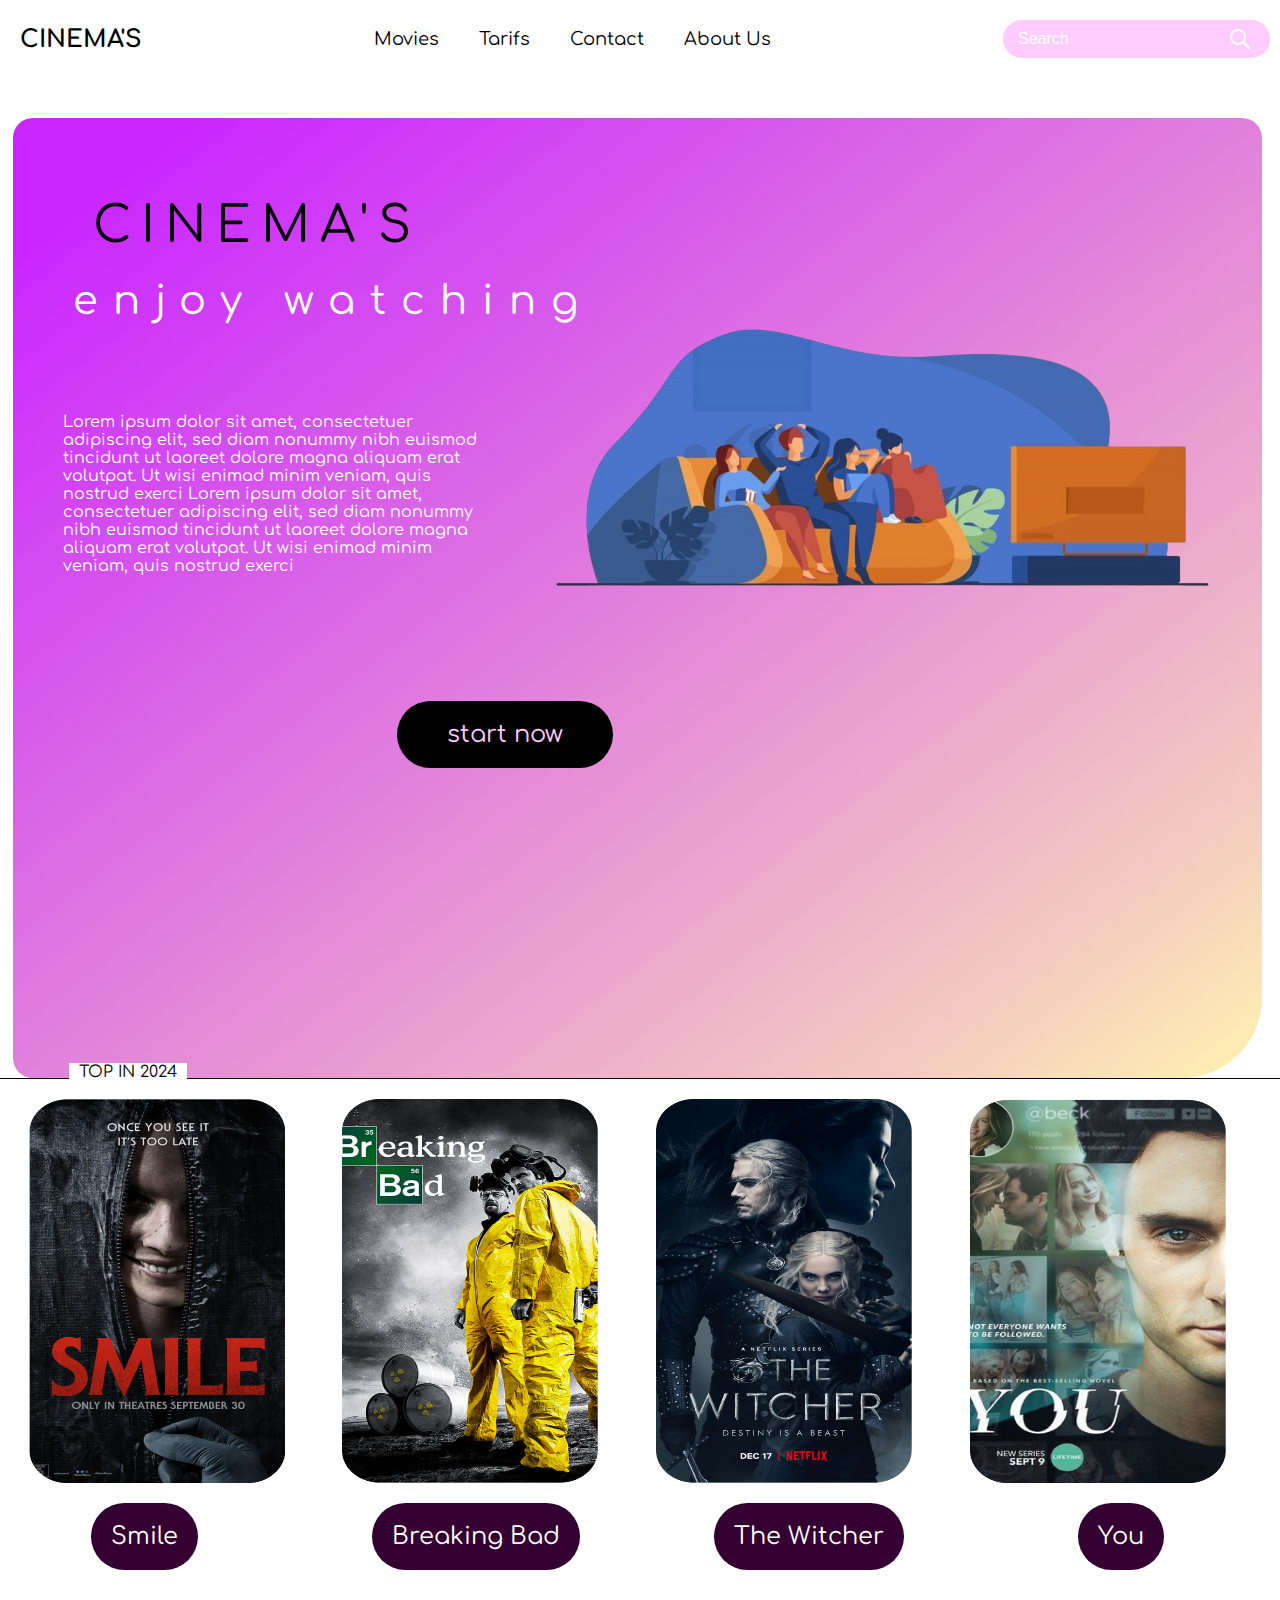
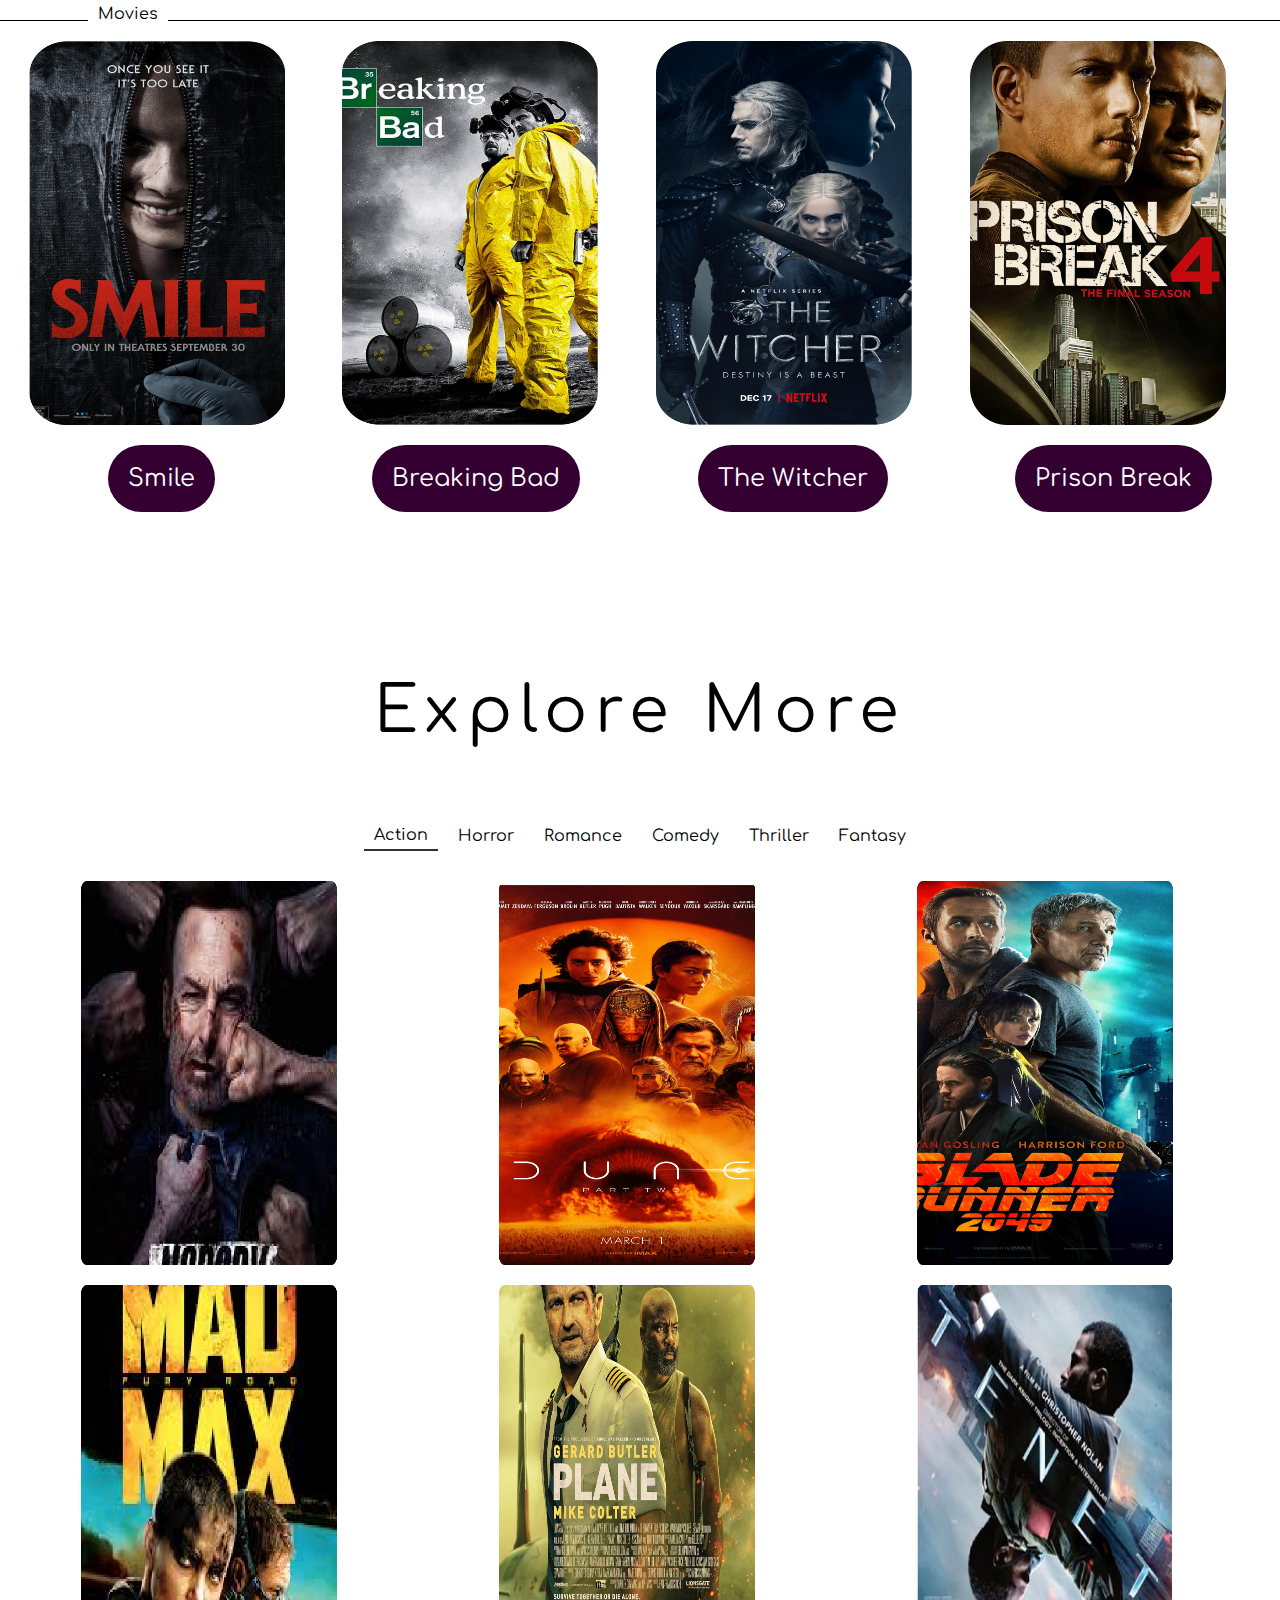
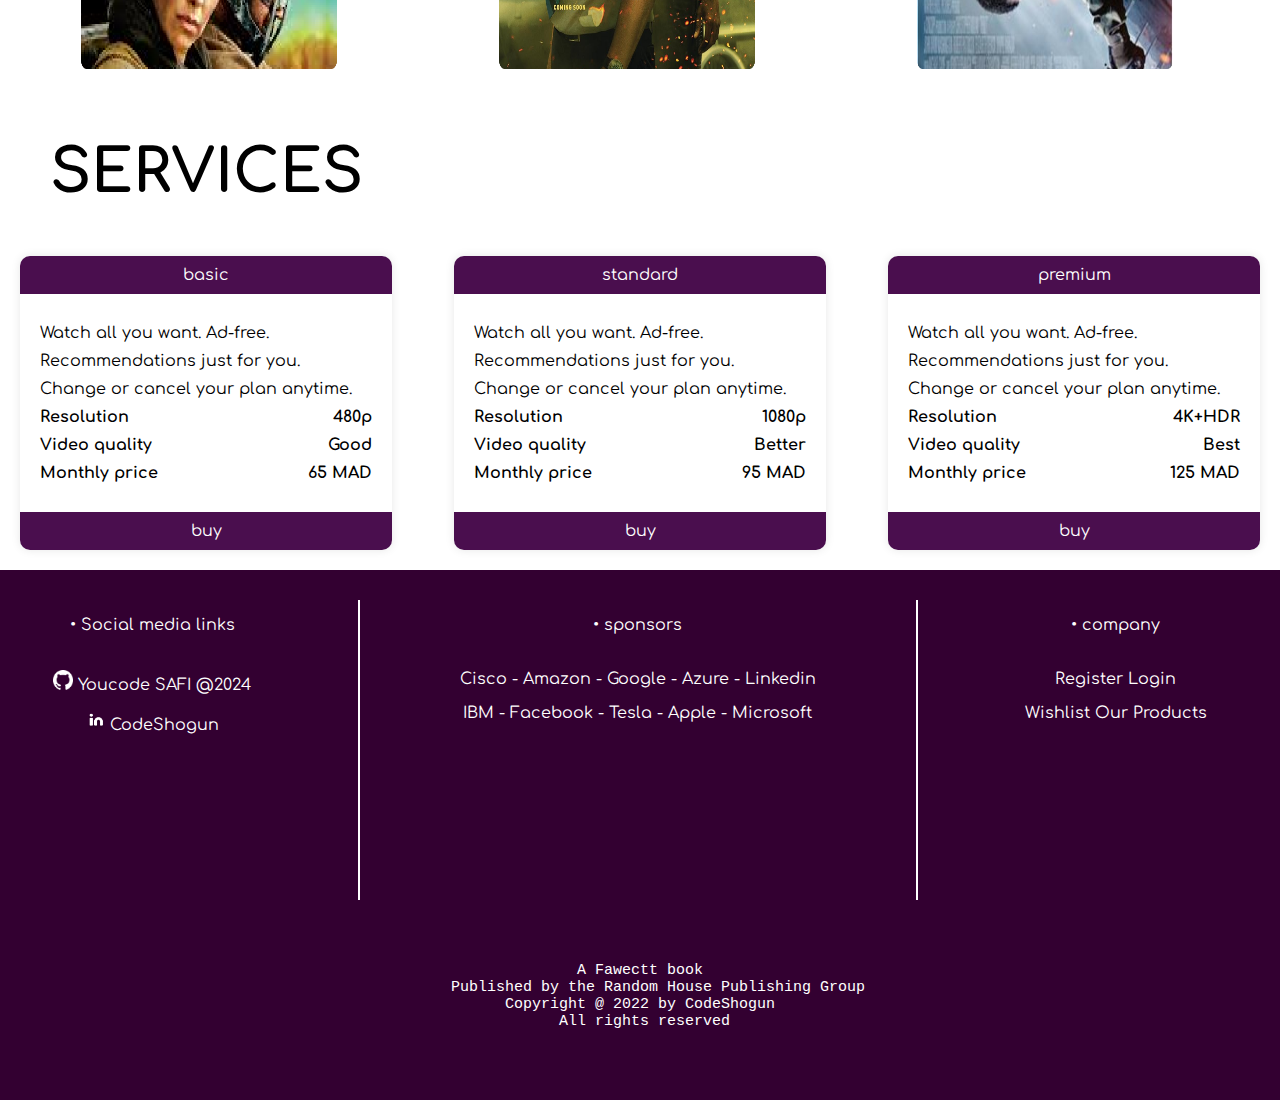
<file: index.html>
<!DOCTYPE html>
<html lang="fr">
<head>
    <meta charset="UTF-8">
    <meta name="viewport" content="width=device-width, initial-scale=1.0">
    <link rel="stylesheet" type="text/css" href="style.css">
    <title>Acceuil-Cinemas</title>
</head>
<body>
    <div class="navbar">
        <div class="logo">CINEMA'S</div>
        <div class="menu">
            <a href="Movies.html">Movies</a>
            <a href="Tarifs.html">Tarifs</a>
            <a href="contact.html">Contact</a>
            <a href="#">About Us</a>
        </div>
        <div class="search-bar">
            <input type="text" placeholder="Search">
            <img src="./images/search.png" alt="search_icon">
        </div>
    </div>
    <div class="gradient-container">
     <div class="headings">
        <p class="heading">CINEMA'S</p>
        <p class="subheading">enjoy watching</p>
        <p class="paragraph"> Lorem ipsum dolor sit amet, consectetuer adipiscing elit, sed diam nonummy nibh euismod tincidunt ut laoreet dolore magna aliquam erat volutpat. Ut wisi enimad minim veniam, quis nostrud exerci Lorem ipsum dolor sit amet, consectetuer adipiscing elit, sed diam nonummy nibh euismod tincidunt ut laoreet dolore magna aliquam erat volutpat. Ut wisi enimad minim veniam, quis nostrud exerci </p>  
     </div class=homepage-image-div>
    <img class="homepage-image" src="./images/pic.png">
    <div class="start-now-button">
                            <a href="#">
                                <button class="start-now" type="button">start now</button>
                            </a>
      </div>

    </div>
    <div>
      <div>
        <div class="line"> 
        <p class="words"> TOP IN 2024 </p>
      </div> 
     <div class="top-movies">
         <img src="./images/Smile.png">
         <img src="./images/Breaking Bad.png">
         <img src="./images/The Witcher.png">
         <img src="./images/You.png">
    </div>

 

        <div class="posters-buttons">
            <button class="poster-button" class="Smile" type="button">Smile</button>
            <button class="poster-button" class="Breaking-Bad" type="button">Breaking Bad</button>
            <button class="poster-button" class="The-Witcher" type="button">The Witcher</button>
            <button class="poster-button" class="You" type="button">You</button>
        </div>

    </div>
    </div>

        <div class="second">
      <div>
        <div class="line"> 
        <p class="words"> Movies </p>
      </div> 
     <div class="top-movies">
         <img src="./images/Smile.png">
         <img src="./images/Breaking Bad.png">
         <img src="./images/The Witcher.png">
         <img src="./images/Prison Break.png">
    </div>

 

        <div class="more-posters-buttons">
            <button class="poster-button" class="Smile" type="button">Smile</button>
            <button class="poster-button" class="Breaking-Bad" type="button">Breaking Bad</button>
            <button class="poster-button" class="The-Witcher" type="button">The Witcher</button>
            <button class="poster-button" class="Prison Break" type="button">Prison Break</button>
        </div>

    </div>
    </div>
        <div class=explore> 
           <p class="subtitle"> Explore More </p>
        </div>
           <div class="tab-bar">
  <input type="radio" id="action-tab" name="tab" checked>
  <label for="action-tab">Action</label>
  <input type="radio" id="horror-tab" name="tab">
  <label for="horror-tab">Horror</label>
  <input type="radio" id="romance-tab" name="tab">
  <label for="romance-tab">Romance</label>
  <input type="radio" id="comedy-tab" name="tab">
  <label for="comedy-tab">Comedy</label>
  <input type="radio" id="thriller-tab" name="tab">
  <label for="thriller-tab">Thriller</label>
  <input type="radio" id="fantasy-tab" name="tab">
  <label for="fantasy-tab">Fantasy</label>
          </div>
        </div>
        <div class="explore-movies">
         <img src="./images/Mr Nobody.png">
         <img src="./images/Dune.png">
         <img src="./images/Blade Runner.png">
        </div>
        <div class="explore-movies">
         <img src="./images/Mad Max.png">
         <img src="./images/Plane.png">
         <img src="./images/Tene t.png">
    </div>

  <div class="Services-iv">

    <div class="services-container">
    <h2 class="Services-Title">SERVICES</h2>
    <div class="services-cards">
        <div class="services-card">
            <div class="services-header">basic</div>
            <div class="services-content">
                <p>Watch all you want. Ad-free.</p>
                <p>Recommendations just for you.</p>
                <p>Change or cancel your plan anytime.</p>
                <div class="services-info">
                    <span>Resolution</span>
                    <span>480p</span>
                </div>
                <div class="services-info">
                    <span>Video quality</span>
                    <span>Good</span>
                </div>
                <div class="services-info">
                    <span>Monthly price</span>
                    <span>65 MAD</span>
                </div>
            </div>
            <div class="services-footer">buy</div>
        </div>
        <div class="services-card">
            <div class="services-header">standard</div>
            <div class="services-content">
                <p>Watch all you want. Ad-free.</p>
                <p>Recommendations just for you.</p>
                <p>Change or cancel your plan anytime.</p>
                <div class="services-info">
                    <span>Resolution</span>
                    <span>1080p</span>
                </div>
                <div class="services-info">
                    <span>Video quality</span>
                    <span>Better</span>
                </div>
                <div class="services-info">
                    <span>Monthly price</span>
                    <span>95 MAD</span>
                </div>
            </div>
            <div class="services-footer">buy</div>
        </div>
        <div class="services-card">
            <div class="services-header">premium</div>
            <div class="services-content">
                <p>Watch all you want. Ad-free.</p>
                <p>Recommendations just for you.</p>
                <p>Change or cancel your plan anytime.</p>
                <div class="services-info">
                    <span>Resolution</span>
                    <span>4K+HDR</span>
                </div>
                <div class="services-info">
                    <span>Video quality</span>
                    <span>Best</span>
                </div>
                <div class="services-info">
                    <span>Monthly price</span>
                    <span>125 MAD</span>
                </div>
            </div>
            <div class="services-footer">buy</div>
        </div>
    </div>
</div>

  </div>
  <div class="footer-div">


              <span class="column1">

                <p> &bull; Social media links </p>
                <div class="Social-media-links">
                <p style="padding-top: 20px">  <img class="icon" src="./images/Github.png"> Youcode SAFI @2024 </p>
                 </div>
                 <div class="Social-media-links">
            
                <p> <img class="icon" src="./images/Linkedin.png"> CodeShogun </p>
                 </div>
                  
         
              </span>
              <span class="column2">

                <p> &bull; sponsors </p>
                <p style="padding-top: 20px"> Cisco - Amazon - Google - Azure - Linkedin </p>
                <p> IBM - Facebook - Tesla - Apple - Microsoft </p>
                  

              </span>
              <span class="column3">

                <p> &bull; company </p>
                <p style="padding-top: 20px"> Register                Login</p>
                <p> Wishlist                Our Products</p>

              </span>


           </div>
           <div class="footer-div-2">
    <pre> 
                  A Fawectt book
    Published by the Random House Publishing Group
          Copyright @ 2022 by CodeShogun
                All rights reserved </pre>
           </div>



</body>
</html>
</file>
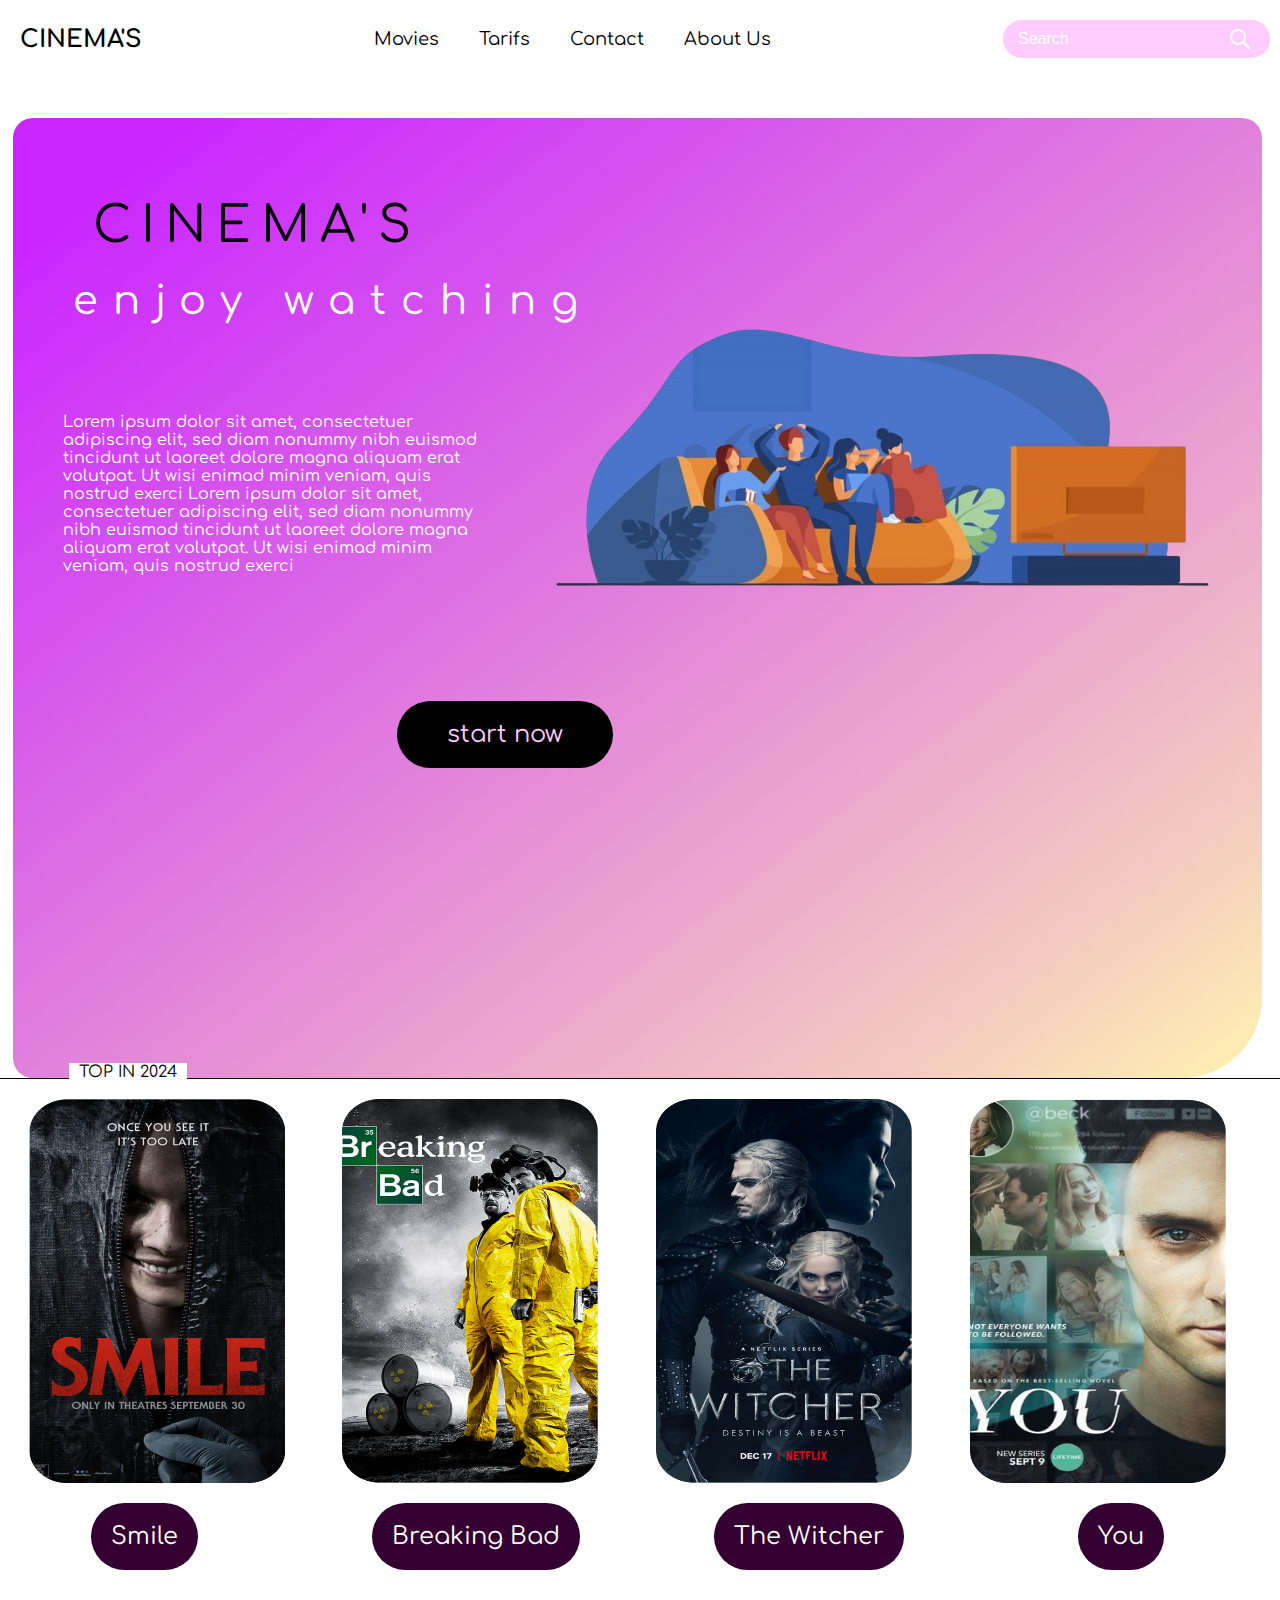
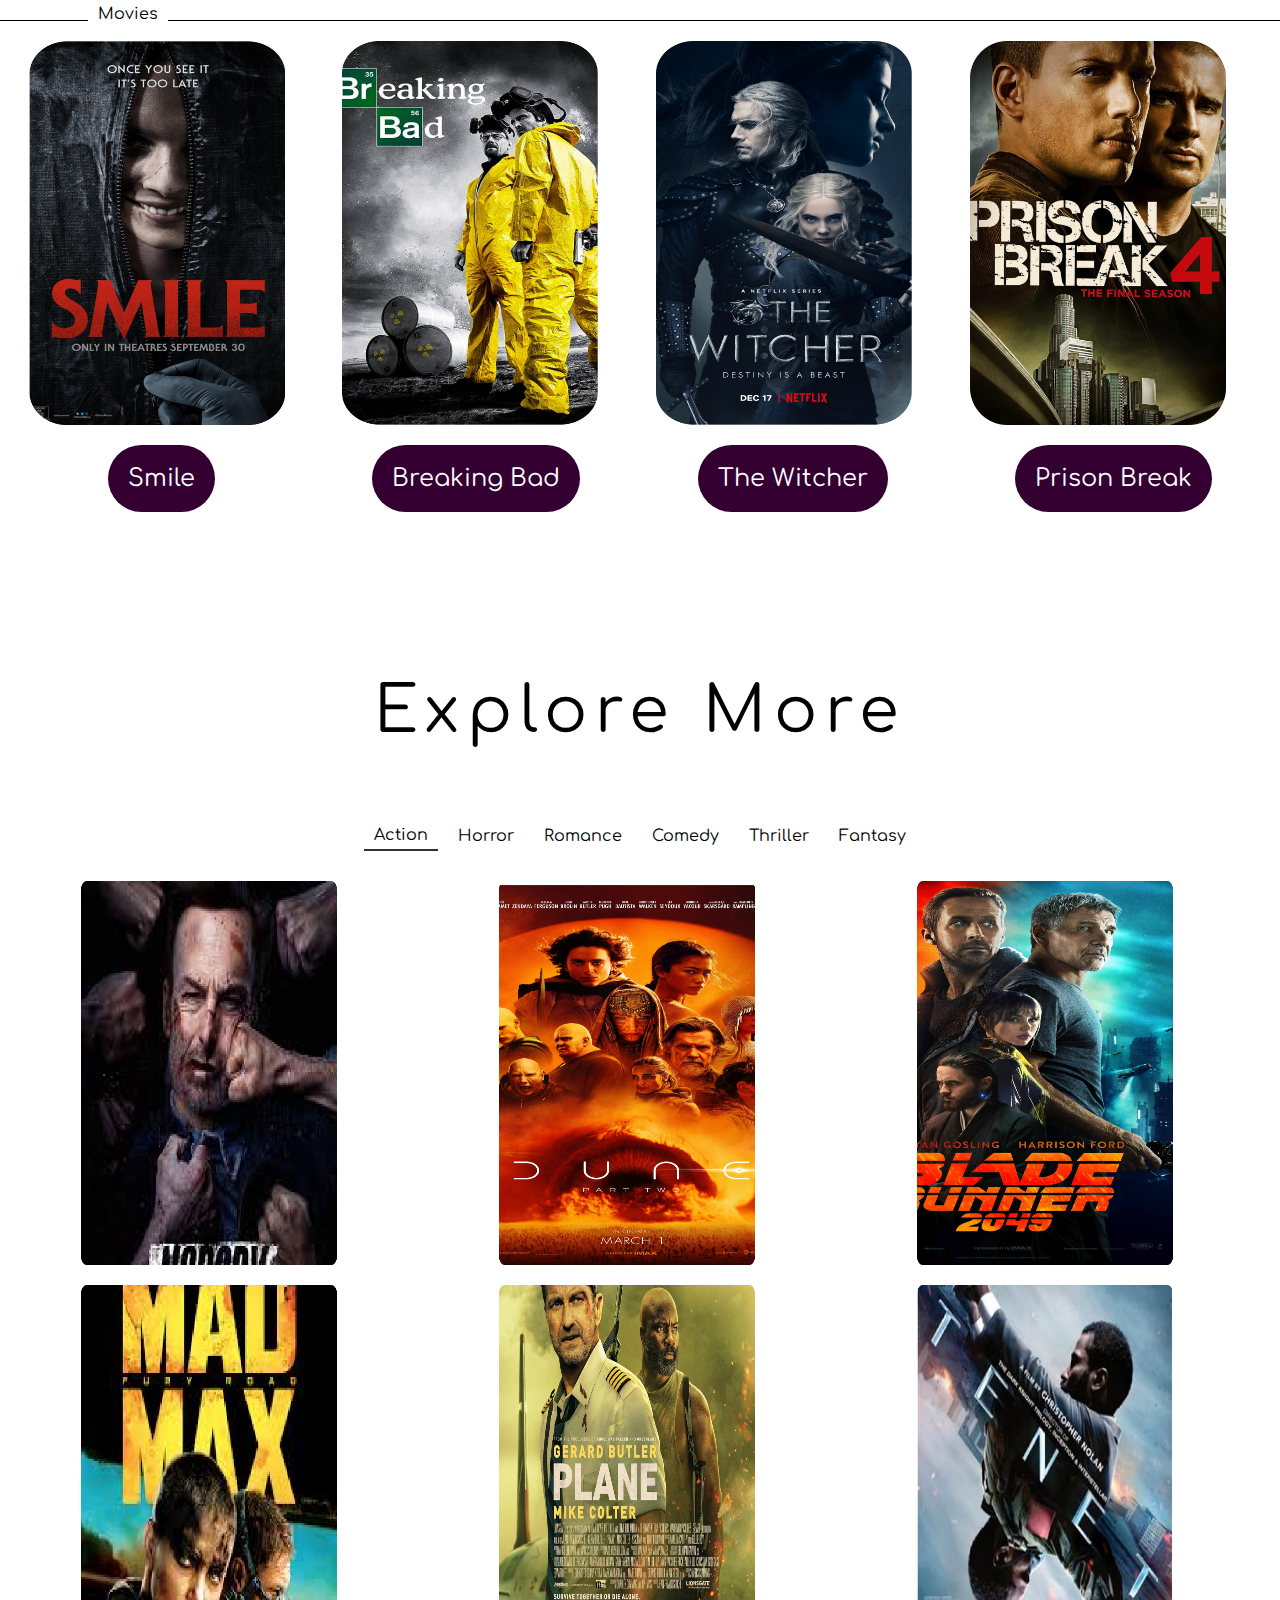
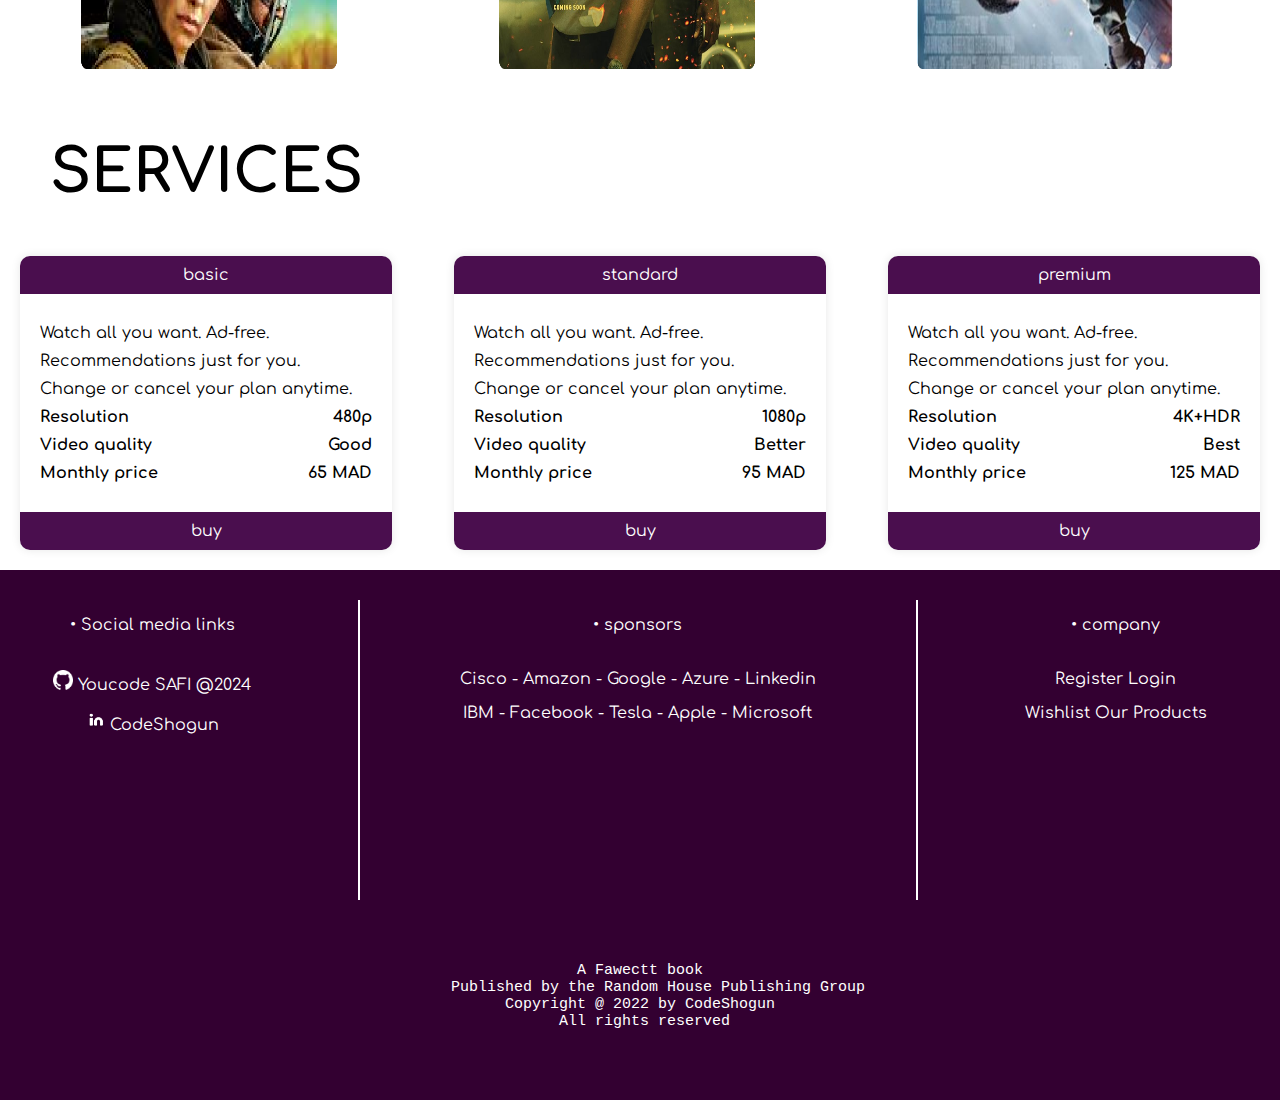
<file: Acceuil.html>
<!DOCTYPE html>
<html lang="fr">
<head>
    <meta charset="UTF-8">
    <meta name="viewport" content="width=device-width, initial-scale=1.0">
    <link rel="stylesheet" type="text/css" href="style.css">
    <title>Acceuil-Cinemas</title>
</head>
<body>
    <div class="navbar">
        <div class="logo">CINEMA'S</div>
        <div class="menu">
            <a href="#">Movies</a>
            <a href="#">Tarifs</a>
            <a href="#">Contact</a>
            <a href="#">About Us</a>
        </div>
        <div class="search-bar">
            <input type="text" placeholder="Search">
            <img src="search.png" alt="search_icon">
        </div>
    </div>
    <div class="gradient-container">
     <div class="headings">
        <p class="heading">CINEMA'S</p>
        <p class="subheading">enjoy watching</p>
        <p class="paragraph"> Lorem ipsum dolor sit amet, consectetuer adipiscing elit, sed diam nonummy nibh euismod tincidunt ut laoreet dolore magna aliquam erat volutpat. Ut wisi enimad minim veniam, quis nostrud exerci Lorem ipsum dolor sit amet, consectetuer adipiscing elit, sed diam nonummy nibh euismod tincidunt ut laoreet dolore magna aliquam erat volutpat. Ut wisi enimad minim veniam, quis nostrud exerci </p>  
     </div class=homepage-image-div>
    <img class="homepage-image" src="pic.png">
    <div class="start-now-button">
                            <a href="#">
                                <button class="start-now" type="button">start now</button>
                            </a>
      </div>

    </div>
    <div>
      <div>
        <div class="line"> 
        <p class="words"> TOP IN 2024 </p>
      </div> 
     <div class="top-movies">
         <img src="Smile.png">
         <img src="Breaking Bad.png">
         <img src="The Witcher.png">
         <img src="You.png">
    </div>

 

        <div class="posters-buttons">
            <button class="poster-button" class="Smile" type="button">Smile</button>
            <button class="poster-button" class="Breaking-Bad" type="button">Breaking Bad</button>
            <button class="poster-button" class="The-Witcher" type="button">The Witcher</button>
            <button class="poster-button" class="You" type="button">You</button>
        </div>

    </div>
    </div>

        <div class="second">
      <div>
        <div class="line"> 
        <p class="words"> Movies </p>
      </div> 
     <div class="top-movies">
         <img src="Smile.png">
         <img src="Breaking Bad.png">
         <img src="The Witcher.png">
         <img src="Prison Break.png">
    </div>

 

        <div class="more-posters-buttons">
            <button class="poster-button" class="Smile" type="button">Smile</button>
            <button class="poster-button" class="Breaking-Bad" type="button">Breaking Bad</button>
            <button class="poster-button" class="The-Witcher" type="button">The Witcher</button>
            <button class="poster-button" class="Prison Break" type="button">Prison Break</button>
        </div>

    </div>
    </div>
        <div class=explore> 
           <p class="subtitle"> Explore More </p>
        </div>
           <div class="tab-bar">
  <input type="radio" id="action-tab" name="tab" checked>
  <label for="action-tab">Action</label>
  <input type="radio" id="horror-tab" name="tab">
  <label for="horror-tab">Horror</label>
  <input type="radio" id="romance-tab" name="tab">
  <label for="romance-tab">Romance</label>
  <input type="radio" id="comedy-tab" name="tab">
  <label for="comedy-tab">Comedy</label>
  <input type="radio" id="thriller-tab" name="tab">
  <label for="thriller-tab">Thriller</label>
  <input type="radio" id="fantasy-tab" name="tab">
  <label for="fantasy-tab">Fantasy</label>
          </div>
        </div>
        <div class="explore-movies">
         <img src="Mr Nobody.png">
         <img src="Dune.png">
         <img src="Blade Runner.png">
        </div>
        <div class="explore-movies">
         <img src="Mad Max.png">
         <img src="Plane.png">
         <img src="Tene t.png">
    </div>

  <div class="Services-iv">

    <div class="services-container">
    <h2 class="Services-Title">SERVICES</h2>
    <div class="services-cards">
        <div class="services-card">
            <div class="services-header">basic</div>
            <div class="services-content">
                <p>Watch all you want. Ad-free.</p>
                <p>Recommendations just for you.</p>
                <p>Change or cancel your plan anytime.</p>
                <div class="services-info">
                    <span>Resolution</span>
                    <span>480p</span>
                </div>
                <div class="services-info">
                    <span>Video quality</span>
                    <span>Good</span>
                </div>
                <div class="services-info">
                    <span>Monthly price</span>
                    <span>65 MAD</span>
                </div>
            </div>
            <div class="services-footer">buy</div>
        </div>
        <div class="services-card">
            <div class="services-header">standard</div>
            <div class="services-content">
                <p>Watch all you want. Ad-free.</p>
                <p>Recommendations just for you.</p>
                <p>Change or cancel your plan anytime.</p>
                <div class="services-info">
                    <span>Resolution</span>
                    <span>1080p</span>
                </div>
                <div class="services-info">
                    <span>Video quality</span>
                    <span>Better</span>
                </div>
                <div class="services-info">
                    <span>Monthly price</span>
                    <span>95 MAD</span>
                </div>
            </div>
            <div class="services-footer">buy</div>
        </div>
        <div class="services-card">
            <div class="services-header">premium</div>
            <div class="services-content">
                <p>Watch all you want. Ad-free.</p>
                <p>Recommendations just for you.</p>
                <p>Change or cancel your plan anytime.</p>
                <div class="services-info">
                    <span>Resolution</span>
                    <span>4K+HDR</span>
                </div>
                <div class="services-info">
                    <span>Video quality</span>
                    <span>Best</span>
                </div>
                <div class="services-info">
                    <span>Monthly price</span>
                    <span>125 MAD</span>
                </div>
            </div>
            <div class="services-footer">buy</div>
        </div>
    </div>
</div>

  </div>
  <div class="footer-div">


              <span class="column1">

                <p> &bull; Social media links </p>
                <div class="Social-media-links">
                <p style="padding-top: 20px">  <img class="icon" src="Github.png"> Youcode SAFI @2024 </p>
                 </div>
                 <div class="Social-media-links">
            
                <p> <img class="icon" src="Linkedin.png"> CodeShogun </p>
                 </div>
                  
         
              </span>
              <span class="column2">

                <p> &bull; sponsors </p>
                <p style="padding-top: 20px"> Cisco - Amazon - Google - Azure - Linkedin </p>
                <p> IBM - Facebook - Tesla - Apple - Microsoft </p>
                  

              </span>
              <span class="column3">

                <p> &bull; company </p>
                <p style="padding-top: 20px"> Register                Login</p>
                <p> Wishlist                Our Products</p>

              </span>


           </div>
           <div class="footer-div-2">
    <pre> 
                  A Fawectt book
    Published by the Random House Publishing Group
          Copyright @ 2022 by CodeShogun
                All rights reserved </pre>
           </div>



</body>
</html>
</file>
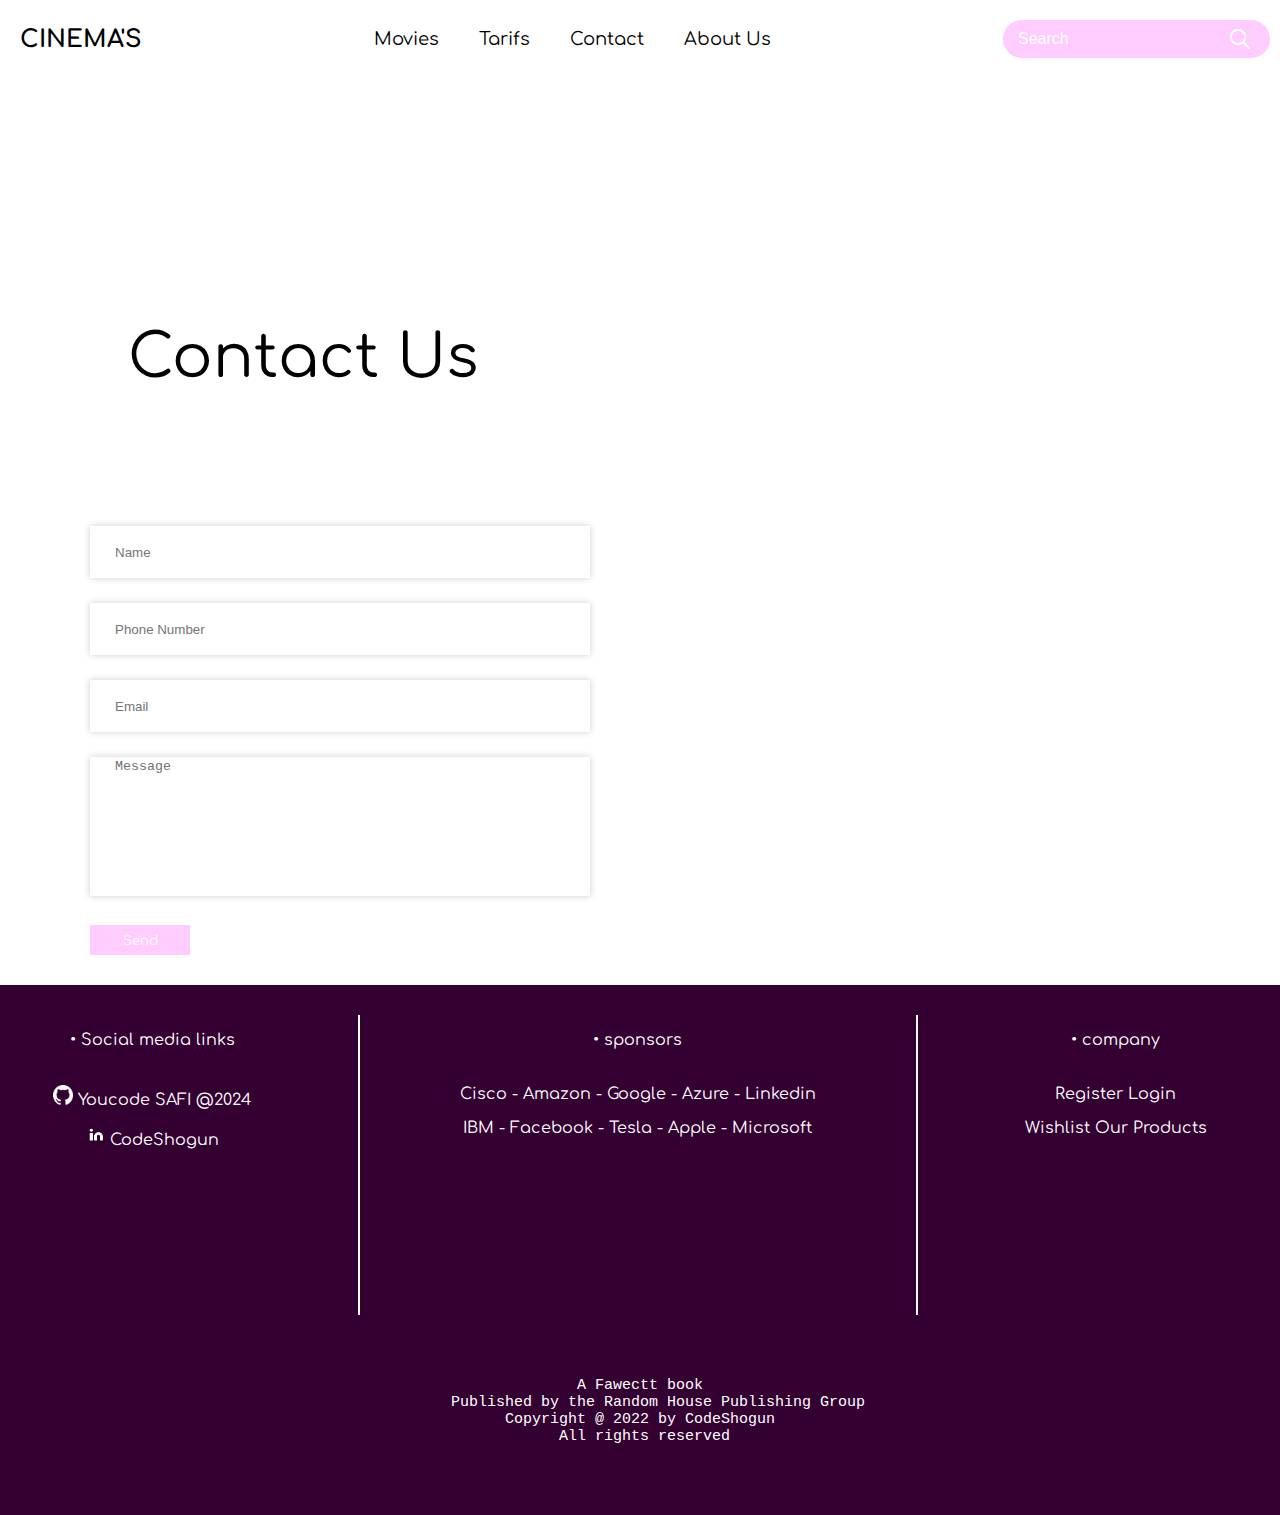
<file: contact.html>
<!DOCTYPE html>
<html lang="fr">
<head>
    <meta charset="UTF-8">
    <meta name="viewport" content="width=device-width, initial-scale=1.0">
    <link rel="stylesheet" type="text/css" href="style.css">
    <title>Acceuil-Cinemas</title>
</head>
<body>
    <div class="navbar">
        <div class="logo">CINEMA'S</div>
        <div class="menu">
            <a href="Movies.html">Movies</a>
            <a href="Tarifs.html">Tarifs</a>
            <a href="Contact.html">Contact</a>
            <a href="#">About Us</a>
        </div>
        <div class="search-bar">
            <input type="text" placeholder="Search">
            <img src="./images/search.png" alt="search_icon">
        </div>
    </div>
   <section class="contact_section layout_padding">
    <div class="container">
      <div class="heading_container">
        <p>
          Contact Us
        </p>
      </div>
      <div class="row">
        <div class="col-md-6">
          <form action="#">
            <div>
              <input type="text" placeholder="Name">
            </div>
            <div>
              <input type="text" placeholder="Phone Number">
            </div>
            <div>
              <input type="email" placeholder="Email">
            </div>
            <div>
              <textarea class="message-box" placeholder="Message"></textarea>
            </div>
            <div>
              <button class="form-button">
                Send
              </button>
            </div>
          </form>
                  <iframe src="https://www.google.com/maps/embed?pb=!1m14!1m8!1m3!1d13499.090605496476!2d-9.2577031!3d32.2372875!3m2!1i1024!2i768!4f13.1!3m3!1m2!1s0xdac211719897669%3A0x6f59fa5bb517f58a!2sYoucode%20Safi!5e0!3m2!1sar!2sma!4v1728838661830!5m2!1sar!2sma" width="600" height="360
" style="border:0;" allowfullscreen="" loading="lazy" referrerpolicy="no-referrer-when-downgrade"></iframe> 
         </div> 
        </div>
      </div>
    </div>
  </section>

<div class="marge"/>

           <div class="footer-div">


              <span class="column1">

                <p> &bull; Social media links </p>
                <div class="Social-media-links">
                <p style="padding-top: 20px">  <img class="icon" src="./images/Github.png"> Youcode SAFI @2024 </p>
                 </div>
                 <div class="Social-media-links">
            
                <p> <img class="icon" src="./images/Linkedin.png"> CodeShogun </p>
                 </div>
                  
         
              </span>
              <span class="column2">

                <p> &bull; sponsors </p>
                <p style="padding-top: 20px"> Cisco - Amazon - Google - Azure - Linkedin </p>
                <p> IBM - Facebook - Tesla - Apple - Microsoft </p>
                  

              </span>
              <span class="column3">

                <p> &bull; company </p>
                <p style="padding-top: 20px"> Register                Login</p>
                <p> Wishlist                Our Products</p>

              </span>


           </div>
           <div class="footer-div-2">
    <pre> 
                  A Fawectt book
    Published by the Random House Publishing Group
          Copyright @ 2022 by CodeShogun
                All rights reserved </pre>
           </div>



</body>

</html>
</div>
</body>
</html>
</file>
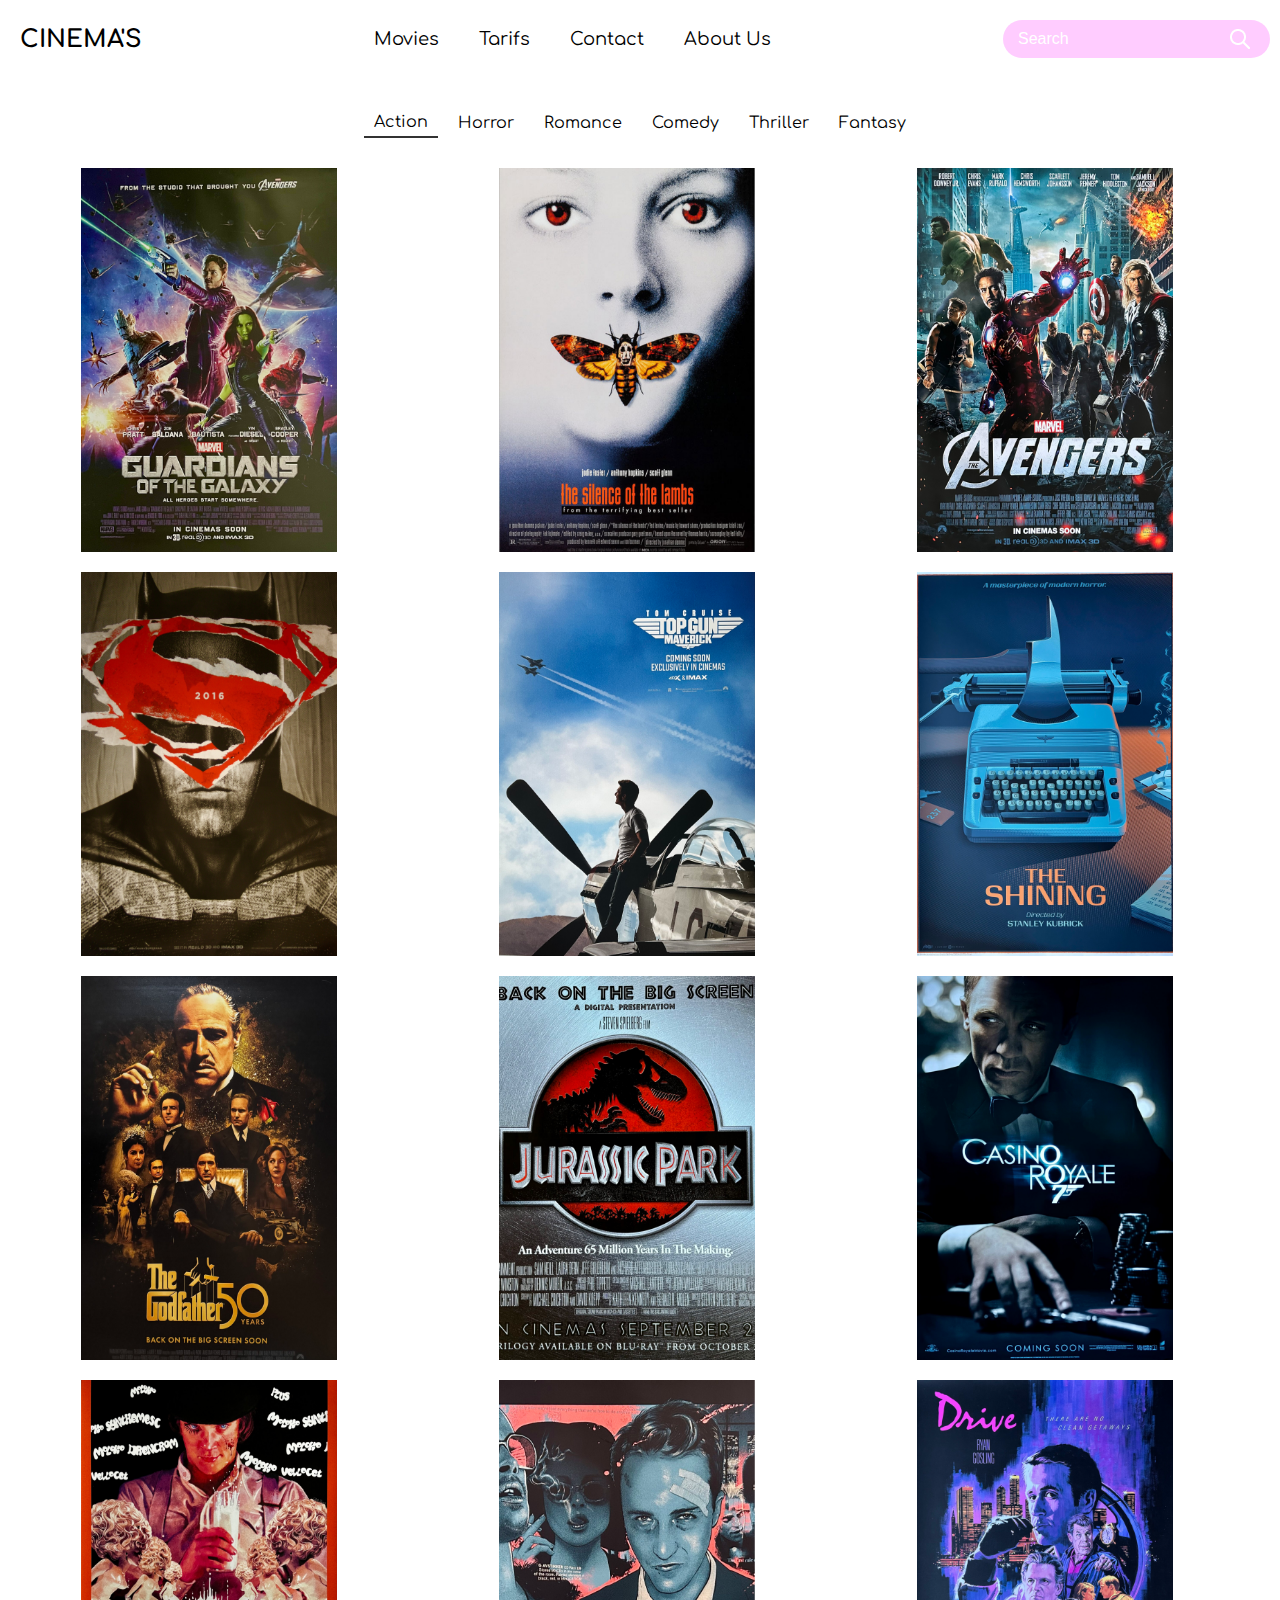
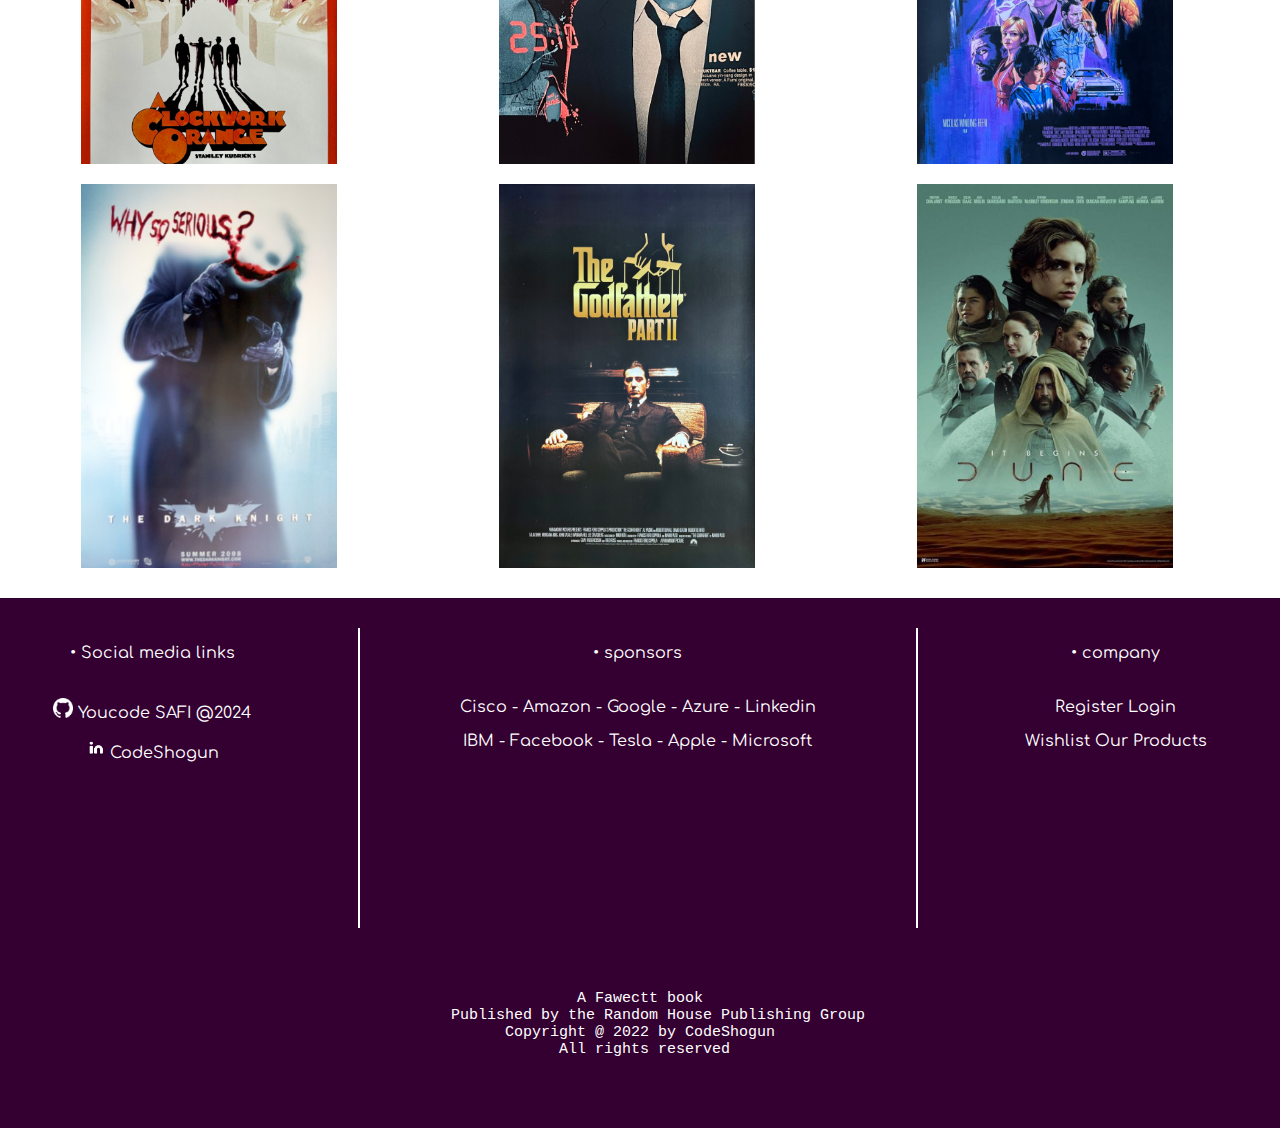
<file: Movies.html>
<!DOCTYPE html>
<html lang="fr">
<head>
    <meta charset="UTF-8">
    <meta name="viewport" content="width=device-width, initial-scale=1.0">
    <link rel="stylesheet" type="text/css" href="style.css">
    <title>Acceuil-Cinemas</title>
</head>
<body>
    <div class="navbar">
       <div class="logo">CINEMA'S</div>
        <div class="menu">
            <a href="Movies.html">Movies</a>
            <a href="Tarifs.html">Tarifs</a>
            <a href="contact.html">Contact</a>
            <a href="#">About Us</a>
        </div>
        <div class="search-bar">
            <input type="text" placeholder="Search">
            <img src="./images/search.png" alt="search_icon">
        </div>
    </div>

 <div class="tab-bar">
  <input type="radio" id="action-tab" name="tab" checked>
  <label for="action-tab">Action</label>
  <input type="radio" id="horror-tab" name="tab">
  <label for="horror-tab">Horror</label>
  <input type="radio" id="romance-tab" name="tab">
  <label for="romance-tab">Romance</label>
  <input type="radio" id="comedy-tab" name="tab">
  <label for="comedy-tab">Comedy</label>
  <input type="radio" id="thriller-tab" name="tab">
  <label for="thriller-tab">Thriller</label>
  <input type="radio" id="fantasy-tab" name="tab">
  <label for="fantasy-tab">Fantasy</label>
          </div>

          <div class="explore-movies">
         <img src="./images/image (18).png">
         <img src="./images/image (19).png">
         <img src="./images/image (20).png">
        </div>
        <div class="explore-movies">
         <img src="./images/image (22).png">
         <img src="./images/image (23).png">
         <img src="./images/image (24).png">
        </div>
         <div class="explore-movies">
         <img src="./images/image (25).png">
         <img src="./images/image (26).png">
         <img src="./images/image (27).png">
        </div>
         <div class="explore-movies">
         <img src="./images/image (28).png">
         <img src="./images/image (29).png">
         <img src="./images/image (30).png">
        </div>
         <div class="explore-movies">
         <img src="./images/image (31).png">
         <img src="./images/image (32).png">
         <img src="./images/image (33).png">
        </div>

        <div class="marge"/>
   
           <div class="footer-div">


              <span class="column1">

                <p> &bull; Social media links </p>
                <div class="Social-media-links">
                <p style="padding-top: 20px">  <img class="icon" src="./images/Github.png"> Youcode SAFI @2024 </p>
                 </div>
                 <div class="Social-media-links">
            
                <p> <img class="icon" src="./images/Linkedin.png"> CodeShogun </p>
                 </div>
                  
         
              </span>
              <span class="column2">

                <p> &bull; sponsors </p>
                <p style="padding-top: 20px"> Cisco - Amazon - Google - Azure - Linkedin </p>
                <p> IBM - Facebook - Tesla - Apple - Microsoft </p>
                  

              </span>
              <span class="column3">

                <p> &bull; company </p>
                <p style="padding-top: 20px"> Register                Login</p>
                <p> Wishlist                Our Products</p>

              </span>


           </div>
           <div class="footer-div-2">
    <pre> 
                  A Fawectt book
    Published by the Random House Publishing Group
          Copyright @ 2022 by CodeShogun
                All rights reserved </pre>
           </div>


</body>
</html>
</file>
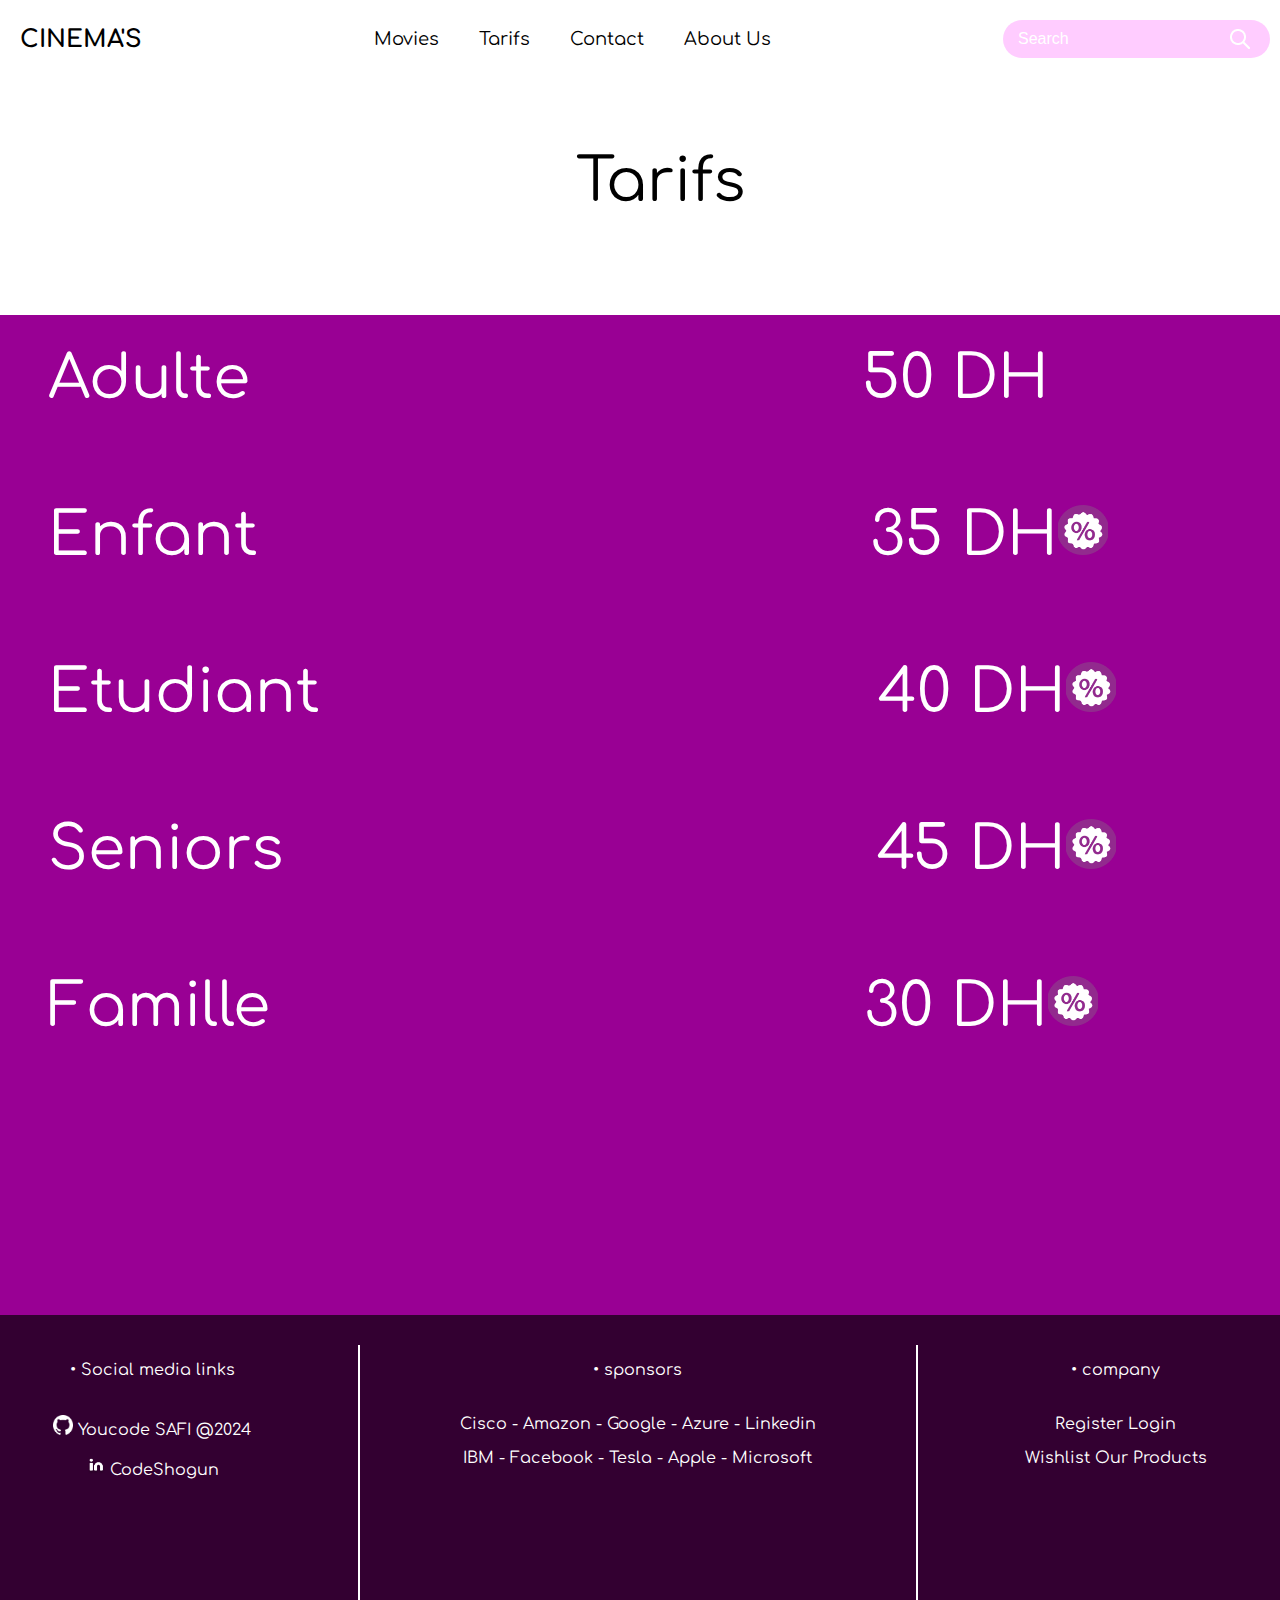
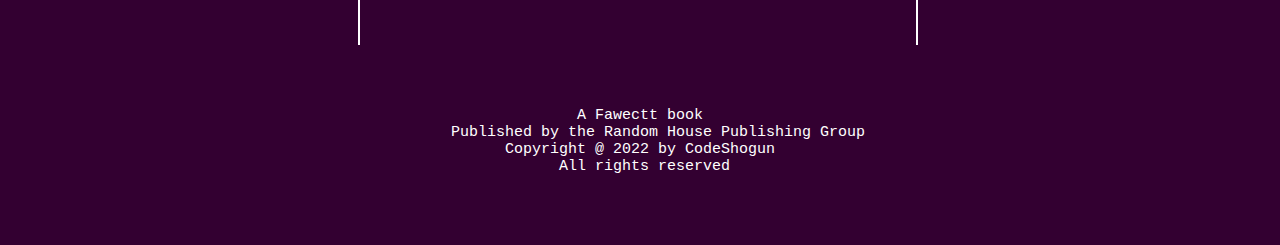
<file: Tarifs.html>
<!DOCTYPE html>
<html lang="fr">
<head>
    <meta charset="UTF-8">
    <meta name="viewport" content="width=device-width, initial-scale=1.0">
    <link rel="stylesheet" type="text/css" href="style.css">
    <title>Acceuil-Cinemas</title>
</head>
<body>
    <div class="navbar">
        <div class="logo">CINEMA'S</div>
        <div class="menu">
            <a href="Movies.html">Movies</a>
            <a href="Tarifs.html">Tarifs</a>
            <a href="contact.html">Contact</a>
            <a href="#">About Us</a>
        </div>
        <div class="search-bar">
            <input type="text" placeholder="Search">
            <img src="./images/search.png" alt="search_icon">
        </div>
    </div>
 <div class="Tarifs-section" style="margin-top: 50px margin-bottom:20px">

<div class="Tarifs-Title"> <p> Tarifs </p> </div>

<div class="Tarifs">

     
<div class="demographic"> 
<pre class="big"> Adulte                                  50 DH </pre>
</div>

<div class="demographic"> 
<pre class="big"> Enfant                                  35 DH<img class="icon2" src="./images/Percentage sign.png"></pre>
<p>        </p>
</div>

<div class="demographic"> 
<pre class="big"> Etudiant                               40 DH<img class="icon2" src="./images/Percentage sign.png"></pre>
<p>        </p>
</div>

<div class="demographic"> 
<pre class="big"> Seniors                                 45 DH<img class="icon2" src="./images/Percentage sign.png"></pre>
<p>        </p>
</div>

<div class="demographic"> 
<pre class="big"> Famille                                 30 DH<img class="icon2" src="./images/Percentage sign.png"></pre>
<p>        </p>
</div>




    </div>



  </div>

 </div> 
           <div class="footer-div">


              <span class="column1">

                <p> &bull; Social media links </p>
                <div class="Social-media-links">
                <p style="padding-top: 20px">  <img class="icon" src="./images/Github.png"> Youcode SAFI @2024 </p>
                 </div>
                 <div class="Social-media-links">
            
                <p> <img class="icon" src="./images/Linkedin.png"> CodeShogun </p>
                 </div>
                  
         
              </span>
              <span class="column2">

                <p> &bull; sponsors </p>
                <p style="padding-top: 20px"> Cisco - Amazon - Google - Azure - Linkedin </p>
                <p> IBM - Facebook - Tesla - Apple - Microsoft </p>
                  

              </span>
              <span class="column3">

                <p> &bull; company </p>
                <p style="padding-top: 20px"> Register                Login</p>
                <p> Wishlist                Our Products</p>

              </span>


           </div>
           <div class="footer-div-2">
    <pre> 
                  A Fawectt book
    Published by the Random House Publishing Group
          Copyright @ 2022 by CodeShogun
                All rights reserved </pre>
           </div>



</body>

</html>
</div>
</body>
</html>
</file>
<file: style.css>
@import url('https://fonts.googleapis.com/css2?family=Comfortaa&display=swap');
        body {
            font-family: Comfortaa;
            margin: 0;
            padding: 0;
        }
        .navbar {
            display: flex;
            justify-content: space-between;
            align-items: center;
            background-color: white;
            padding: 10px;
            margin-top: 10px;
            margin-bottom: 30px;
        }
        .navbar .logo {
            font-size: 24px;
            font-weight: bold;
            padding-left: 10px;
        }
        .navbar .menu {
            display: flex;
            gap: 40px;
        }
        .navbar .menu a {
            text-decoration: none;
            color: black;
            font-size: 18px;
            gap: 40px;
        }
        .navbar .search-bar {
            display: flex;
            align-items: center;
            background-color: #ffccff;
            border-radius: 20px;
            padding: 5px 10px;
            padding-right: 20px;
        }
        .navbar .search-bar input {
            border: none;
            background: none;
            outline: none;
            padding: 5px;
            font-size: 16px;
        }

        .search-bar input::placeholder {
            color: white;
        }

        .navbar .search-bar .icon img {
            font-size: 18px;
            color: white;
            margin-top: 50;
        }
        .gradient-container {
            background: linear-gradient(to bottom right, #CA26FF 7%, #F4CAC0 85%, #FFF3B0 100%);
            height: 75vw;
            width: 95vw;
            margin-left: 1vw;
            padding-right: 2.625vw;
            border-radius: 20px;
            border-bottom-right-radius: 80px;
        }

        .heading {
              font-size: 50px;
              letter-spacing: 10px;
              padding-top: 80px;
              padding-left: 80px;
              padding-bottom: -50%;
              gap: 30px;
        }
        .subheading {
              font-size: 40px;
              color: white;
              letter-spacing: 15px;
              padding-left: 80px;
              margin-top: -25px;
              margin-left: -20px;
        }
        .homepage-image {
            margin-left: 39vw;
            padding-bottom:100px;
            margin-top: -300px;
        }
        .paragraph {
            padding-top: 50px;
            padding-right: 750px;
            padding-left: 50px;
            color: white;
        }
        .start-now {
            border: none;
            border-radius: 40px;
            font-size: 24px;
            color: #FFCCFD;
            background-color: #000000;
            margin-left: 30vw;
            padding: 20px;
            padding-right: 50px;
            padding-left: 50px;
            margin-top: -1000px;
            font-family: Comfortaa;
                   }
        .line {
            position: relative;
            width: 100%;
            height: 1px;
            background-color: black; 
        }
        .words {

            position: absolute;
            top: -10px;
            left: 10%;
            transform: translateX(-50%);
            background-color: white;
            padding: 0 10px;
            text-align: center;
            margin-top: -5px;
        }

        .top-movies, .explore-movies {
            display: flex;
            justify-content: space-around;
            width: 98vw;
            margin-top: 20px;
        }

        .top-movies img, .explore-movies img {
            height: 30vw;
            width: 20vw;
        }

        .posters-buttons {
           display: flex;
           flex-direction: row;
           justify-content: space-around;
           gap: 1px;
}
        .poster-button {
            border: none;
            border-radius: 40px;
            font-size: 24px;
            color: #FFFFFF;
            background-color: #330031;
            padding: 20px;
            padding-top: -1000px;
            margin-top: 20px;

                   }
        .posters-buttons button:nth-child(1) {
             margin-left: 25px;
                   }

        .posters-buttons button:nth-child(2) {
             margin-left: 40px;
                   }

        .posters-buttons button:nth-child(3) {
             margin-right: 40px;

                   }

        .posters-buttons button:nth-child(4) {
             margin-right: 50px;
                   }
        button {
            font-family: Comfortaa;
        }
        .more-posters-buttons button:nth-child(1) {
             margin-left: 50px;
                   }

        .more-posters-buttons button:nth-child(2) {
             margin-left: 40px;
                   }

        .more-posters-buttons button:nth-child(3) {
             margin-right: 10px;

                   }

        .more-posters-buttons button:nth-child(4) {
             margin-right: 10px;
                   }
        .more-posters-buttons {
           display: flex;
           flex-direction: row;
           justify-content: space-around;
           gap: 1px;
                   }
        .second {

            margin-top: 50px;
        }

        .subtitle {

            font-family: Comfortaa;
            font-size: 64px;
            letter-spacing: 8px;
        }

        .explore
        {
            display: flex;
            justify-content: center;
            margin-top: 100px;
        }

        .contact_section {

background-color:#ffffff;

}
.contact_section input, textarea {
  width: 100%;
  border: none;
  height: 50px;
  margin-bottom: 25px;
  padding-left: 25px;
  background-color: #ffffff;
  outline: none;
  color: black;
  -webkit-box-shadow: 0 0 7px 0 rgba(0, 0, 0, 0.2);
          box-shadow: 0 0 7px 0 rgba(0, 0, 0, 0.2);
}

.contact_section input, textarea::-webkit-input-placeholder {
  color: #737272;
}

.contact_section input, textarea:-ms-input-placeholder {
  color: #737272;
}

.contact_section input, textarea::-ms-input-placeholder {
  color: #737272;
}

.contact_section input, textarea::placeholder {
  color: #737272;
}

.contact_section textarea.message-box {
  height: 135px;
  resize: none;
  width: 100%;
}

.contact_section button {
    font-family: Comfortaa;
    color: white;
    background-color: #FFCCFD;
    border-color: transparent;
    height: 30px;
    width: 100px;
    text-align: center;
}

.contact_section .map_container {
  height: 360px;
}

.contact_section .map_container .map {
  height: 100%;
}
 form {     
width: 48vw;
margin-left: 10vh;
padding-right: 0;
margin-top: 15vh;
 }

 .map_container {

    margin-left: 60vw;
    margin-right: 0;
    margin-top: 50vh;
 }

 .col-md-6 {

    display:flex;
    flex-direction: row;
    justify-content: center;
    align-items: center;

 }

  iframe {

    margin-left: 10vw;
    margin-right: 10vw;
  }

  .heading_container p {

    margin-top: 20vw;
    margin-left: 10vw;
    margin-bottom: 0;
    font-size: 60px;
  }

  button .form-button { 
     
     font-family: Comfortaa;
     color: white;
     background-color: #FFCCFD;
   }

   div.footer-div {
    padding-top: 30px;
    background-color: #330031;
    display: flex;
    justify-content: space-around;
    height: 300px;
   }

   span {
  height: 100%;
  color: white;
  text-align: center;
}

span.column2{

    border-left: 2px solid white;
    border-right: 2px solid white;
    padding-right: 100px;
    padding-left: 100px;
}

span.column3{

    margin-right: 20px;
}

social-media-links {
  display: flex;
  align-items: center;
  margin-bottom: 20px; 
}

.icon {
  height: 20px;
  width: 20px;
}

 div.footer-div-2 {
    background-color: #330031;
    display: flex;
    justify-content: center;
    height: 200px;
   }

   pre {

    padding-top: 30px;
    color: white;
    font-size: 15px;
   }

   .Tarifs-Title p {
        
        font-size: 60px;
        padding-left: 45vw;
        padding-top: 20px;
        font-family: Comfortaa;
        padding-bottom: 40px;

   }

   .Tarifs {


        background-color: #990094;    
        height: 1000px;
        width: 100%;
        margin-bottom: 0;


   }


   .demographic > * {

font-family: Comfortaa;
font-size: 60px;

   }


   .icon2

   {

height: 50px;
width: 50px;

   }


   .demographic pre {

     margin-left: 30px;


   }


   .movies-page {

    background-color:black;
    margin-top:30px;
    height:1000px;
    width: 100%;

   }
   
   .line2 {

            padding-top: 100px;
            position: relative;
            width: 100%;
            height: 1px;
            background-color: black; 
            max-width: 100%
        }

    .intermediate {

        left: 80px;
        top: 150px;
        position: relative;
        max-width:100%;
    }
    
    .tab-bar {
    display: flex;
    justify-content: center;
    align-items: center;
    gap: 10px;
    padding: 10px;
  }

  .tab-bar label {
    padding: 5px 10px;
    cursor: pointer;
    transition: background-color 0.2s ease;
  }

  .tab-bar input[type="radio"] {
    display: none;
  }

  .tab-bar input[type="radio"]:checked + label {
    border-bottom: 2px solid #333;
  }

  .marge {

    margin-top: 30px;
  }

  .Services-Title {

    font-family: Comfortaa;
    font-size: 60px;
    margin-left:30px;

  }

  .services-container {
    padding: 20px;
    font-family: Comfortaa, sans-serif;
}

.services-cards {
    display: flex;
    justify-content: space-between;
    gap: 20px;
}

.services-card {
    background-color: white;
    border-radius: 10px;
    overflow: hidden;
    width: 30%;
    box-shadow: 0 0 10px rgba(0,0,0,0.1);
}

.services-header, .services-footer {
    background-color: #4a0e4e;
    color: white;
    text-align: center;
    padding: 10px;
    text-transform: lowercase;
}

.services-content {
    padding: 20px;
}

.services-content p {
    margin: 10px 0;
}

.services-info {
    display: flex;
    justify-content: space-between;
    margin: 10px 0;
}

.services-info span:nth-child(1) {
    font-weight: bold;
    color: black;
}

.services-info span:nth-child(2) {
    font-weight: bold;
    color: black;
}

.services-info span:nth-child(3) {
    font-weight: bold;
    color: black;
}


.services-footer {
    cursor: pointer;
}

@media (max-width: 768px) {
    .services-cards {
        flex-direction: column;
    }
    
    .services-card {
        width: 100%;
        margin-bottom: 20px;
    }
}
</file>
